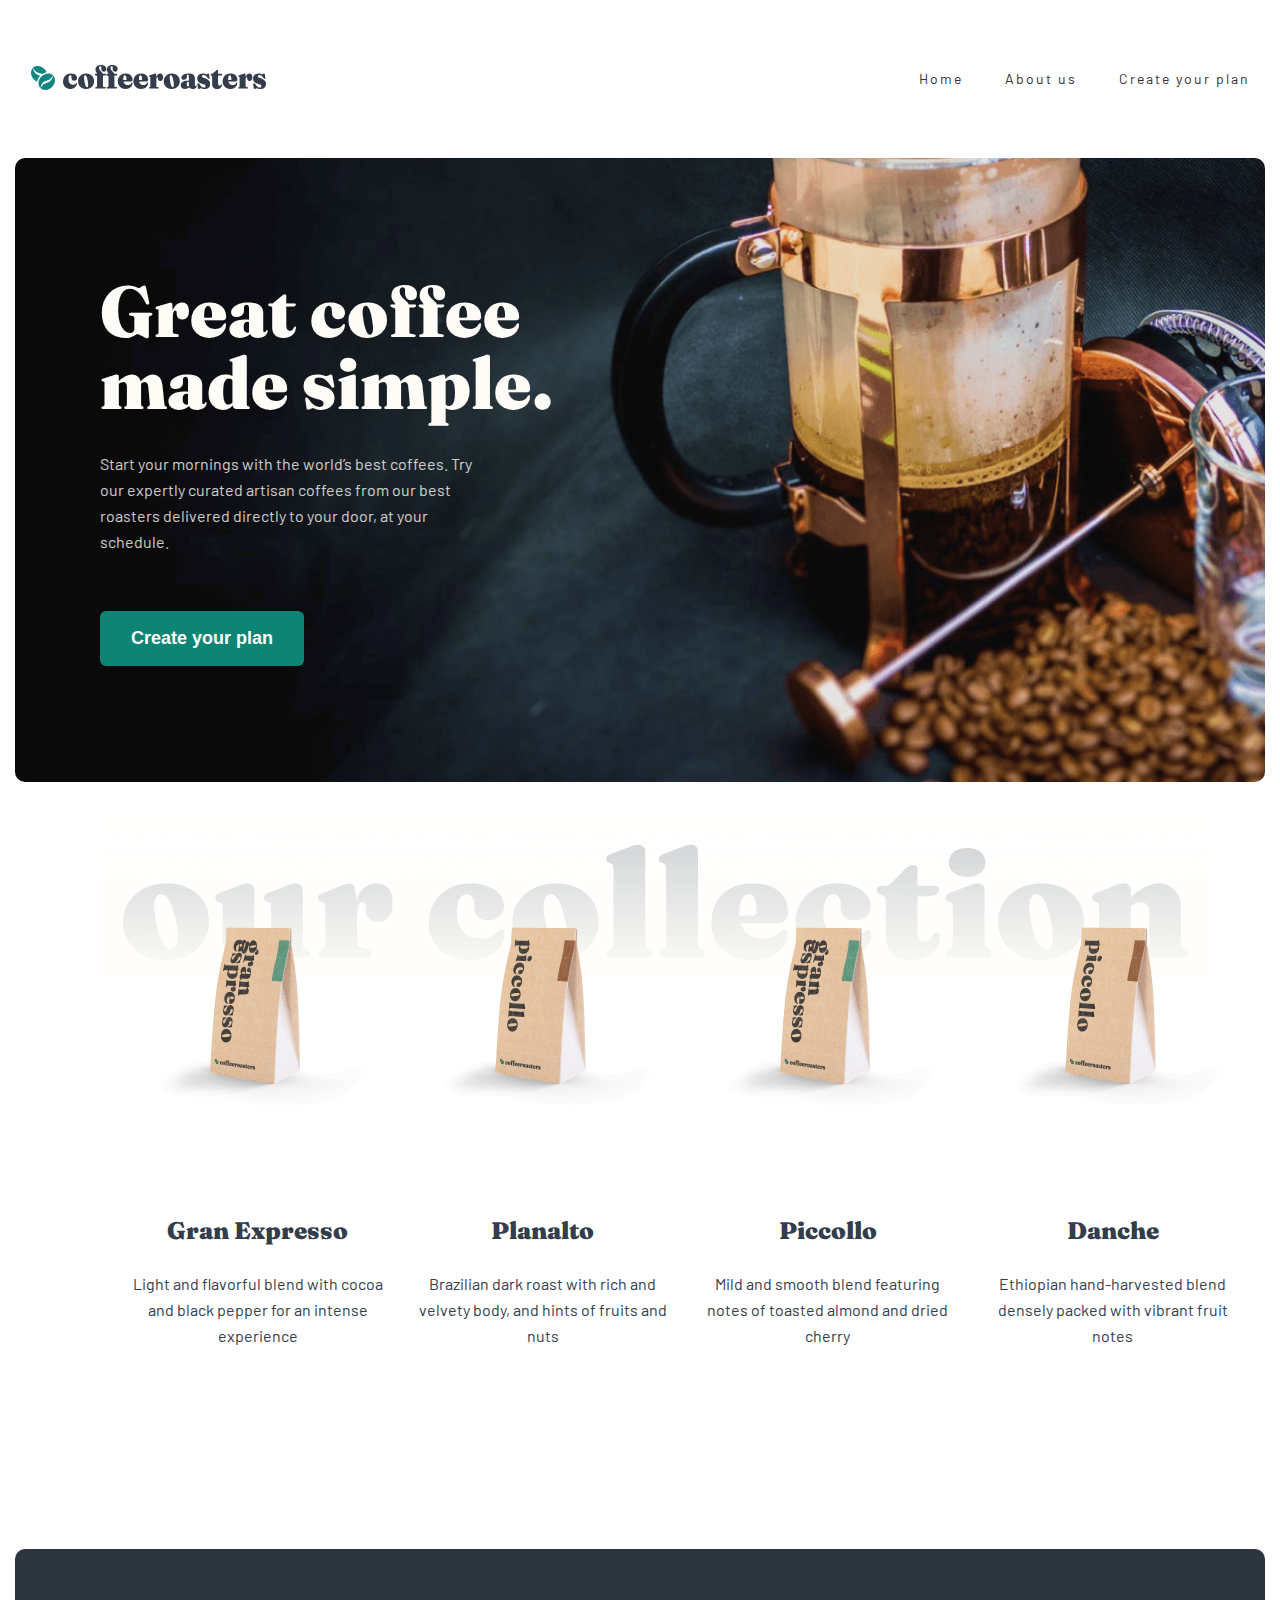
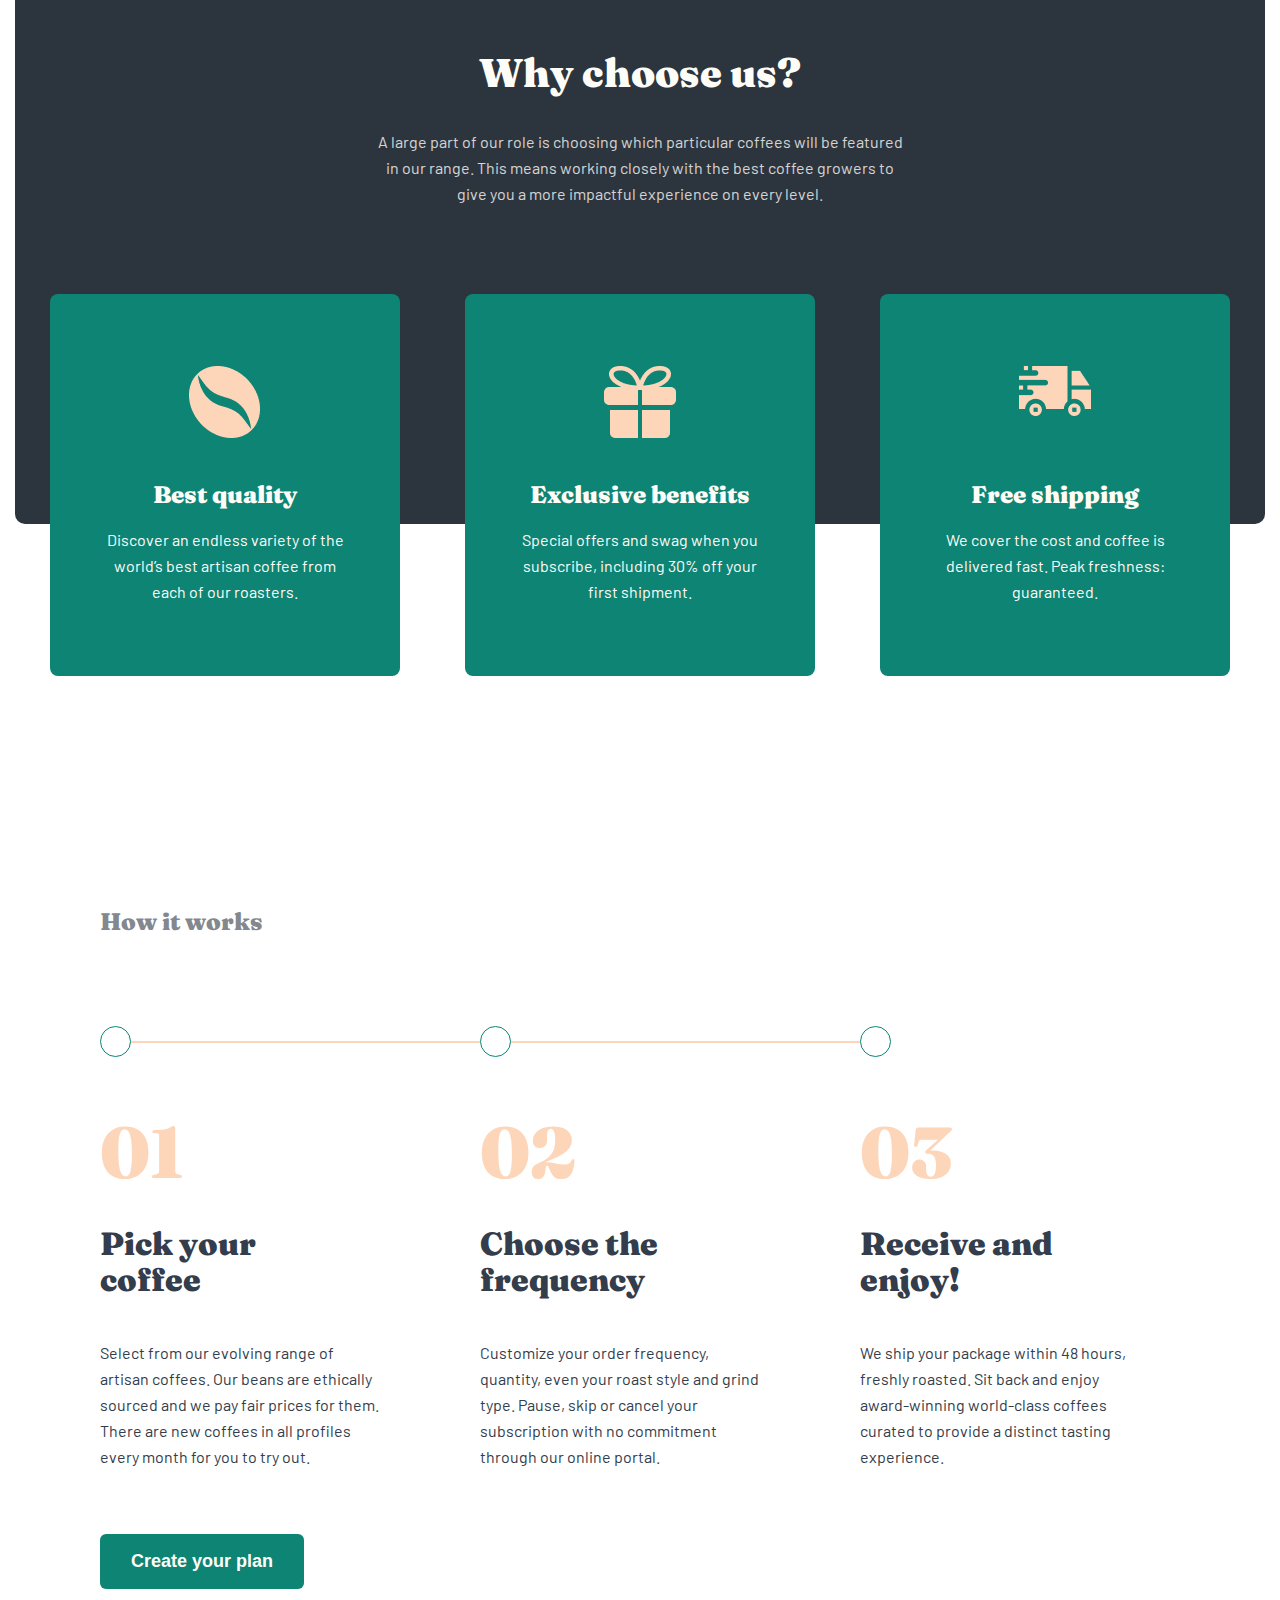
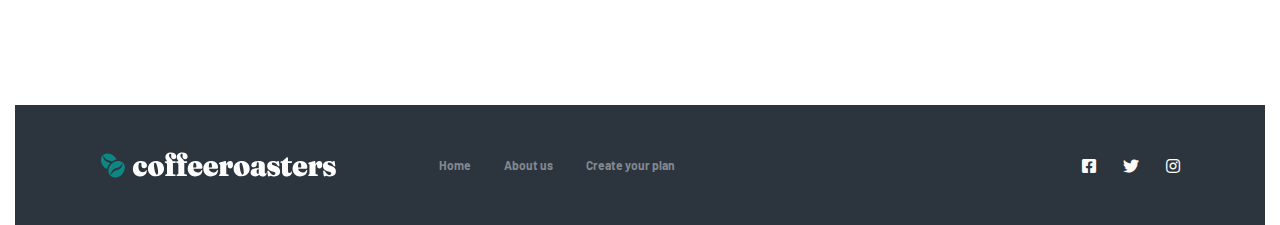
<file: index.html>
<!DOCTYPE html>
<html lang="en">

<head>
    <meta charset="UTF-8">
    <meta http-equiv="X-UA-Compatible" content="IE=edge">
    <meta name="viewport" content="width=device-width, initial-scale=1.0">
    <link rel="preconnect" href="https://fonts.googleapis.com">
    <link rel="preconnect" href="https://fonts.gstatic.com" crossorigin>
    <link href="https://fonts.googleapis.com/css2?family=Barlow:wght@400;900&family=Fraunces:wght@900&display=swap"
        rel="stylesheet">
    <link rel="stylesheet" href="https://use.fontawesome.com/releases/v5.2.0/css/all.css">
    <link rel="stylesheet" href="./css/main.css">
    <title>Coffee</title>
</head>

<body>
    <div class="container">
        <!-- hedar section -->


        <header class="header header__open">
            <div class="container header__container">
              <a class="header__logo-link" href="index.html">
                <img class="header__logo-img" src="./image/header-logo.svg" alt="site logo" />
              </a>
        
              <div class="header__inner">
                <ul class="header__list">
                  <li class="header__list-item">
                    <a href="./index.html" class="header__list-item-link">Home</a>
                  </li>
        
                  <li class="header__list-item">
                    <a href="./about.html" class="header__list-item-link">About us</a>
                  </li>
        
                  <li class="header__list-item">
                    <a href="" class="header__list-item-link">Create your plan</a>
                  </li>
                </ul>
              </div>
        
              <button class="header__menu-btn"></button>
            </div>
          </header>
        <!-- <div class="header">
            <div class="header__logo">
                <img src="./image/header-logo.svg" alt="">
            </div>
            <ul class="header__link">
                <li>
                    <a href="#">HOME</a>
                </li>
                <li>
                    <a href="#">ABOUT US</a>
                </li>
                <li>
                    <a href="#">CREATE YOUR PLAN</a>
                </li>
            </ul>

            <button class="hamburger" type="button">
                <img class="hamburger__menu" src="./image/hamburger-btn.svg" alt="hambuerger menu" width="16"
                    height="15">

                <img class="hamburger__exit" src="./image/hamburger-exit.svg" alt="hambuerger exit" width="16"
                    height="15">
            </button>
        </div> -->
        <!--end off header -->
        <div class="hero">
            <div class="hero__box">
                <h1>Great coffee made simple.</h1>
                <p>Start your mornings with the world’s best coffees. Try our expertly curated artisan coffees
                    from
                    our best roasters delivered directly to your door, at your schedule.</p>
                <button type="button" class="hero__btn">Create your plan</button>
            </div>
        </div>
        <!--end off hero -->
        <div class="collection">
            <div class="collection__box">
                <div class="collections">
                    <div class="collection__text">
                        <h2>Gran Expresso</h2>
                        <p>Light and flavorful blend with cocoa and black pepper for an intense experience</p>
                    </div>
                </div>
                <div class="collections">
                    <div class="collection__text">
                        <h2>Planalto</h2>
                        <p>Brazilian dark roast with rich and velvety body, and hints of fruits and nuts</p>
                    </div>
                </div>
                <div class="collections">
                    <div class="collection__text">
                        <h2>Piccollo</h2>
                        <p>Mild and smooth blend featuring notes of toasted almond and dried cherry</p>
                    </div>
                </div>
                <div class="collections">
                    <div class="collection__text">
                        <h2>Danche</h2>
                        <p>Ethiopian hand-harvested blend densely packed with vibrant fruit notes</p>
                    </div>
                </div>
            </div>
        </div>
        <!--end off collection -->
        <div class="choose">
            <div class="choose__text">
                <h3>Why choose us?</h3>
                <p>A large part of our role is choosing which particular coffees will be featured
                    in our range. This means working closely with the best coffee growers to give
                    you a more impactful experience on every level.</p>
            </div>
        </div>
        <!--end off why choose-->
        <div class="best__quality">
            <div class="best">
                <div class="best__box">
                    <div class="best__text">
                        <h4>Best quality</h4>
                        <p>Discover an endless variety of the world’s best artisan coffee from each of our roasters.</p>
                    </div>
                </div>
                <div class="best__box">
                    <div class="best__text">
                        <h4>Exclusive benefits</h4>
                        <p>Special offers and swag when you subscribe, including 30% off your first shipment.</p>
                    </div>
                </div>
                <div class="best__box">
                    <div class="best__text">
                        <h4>Free shipping</h4>
                        <p>We cover the cost and coffee is delivered fast. Peak freshness: guaranteed.</p>
                    </div>
                </div>
            </div>
        </div>
        <!--end off best-->
        <div class="works">
            <h5>How it works</h5>
            <div class="works__box">
                <div class="works__text">
                    <h2>Pick your coffee</h2>
                    <div class="works__number">01</div>
                    <p>Select from our evolving range of artisan coffees. Our beans are ethically sourced and we pay
                        fair
                        prices for them. There are new coffees in all profiles every month for you to try out.</p>
                </div>
                <div class="works__text">
                    <h2>Choose the frequency</h2>
                    <div class="works__number">02</div>
                    <p>Customize your order frequency, quantity, even your roast style and grind type. Pause, skip or
                        cancel
                        your subscription with no commitment through our online portal.</p>
                </div>
                <div class="works__text">
                    <h2>Receive and enjoy!</h2>
                    <div class="works__number">03</div>
                    <p>We ship your package within 48 hours, freshly roasted. Sit back and enjoy award-winning
                        world-class
                        coffees curated to provide a distinct tasting experience.</p>
                </div>
            </div>
            <button type="button" class="works__btn">Create your plan</button>
        </div> <!-- end off works-->

        <footer>
            <div class="footer__menu">
                <img src="./image/footer-logo.svg" alt="">
                <ul>
                    <li>
                        <a href="#">Home</a>
                    </li>
                    <li>
                        <a href="#">About us</a>
                    </li>
                    <li>
                        <a href="#">Create your plan</a>
                    </li>
                </ul>
            </div>

            <div class="footer__icons">
                <a href="#"><i class="fab fa-facebook-square"></i></a>
                <a href="#"><i class="fab fa-twitter"></i></a>
                <a href="#"><i class="fab fa-instagram"></i></a>
        </footer>

    </div>
</body>

</html>
</file>
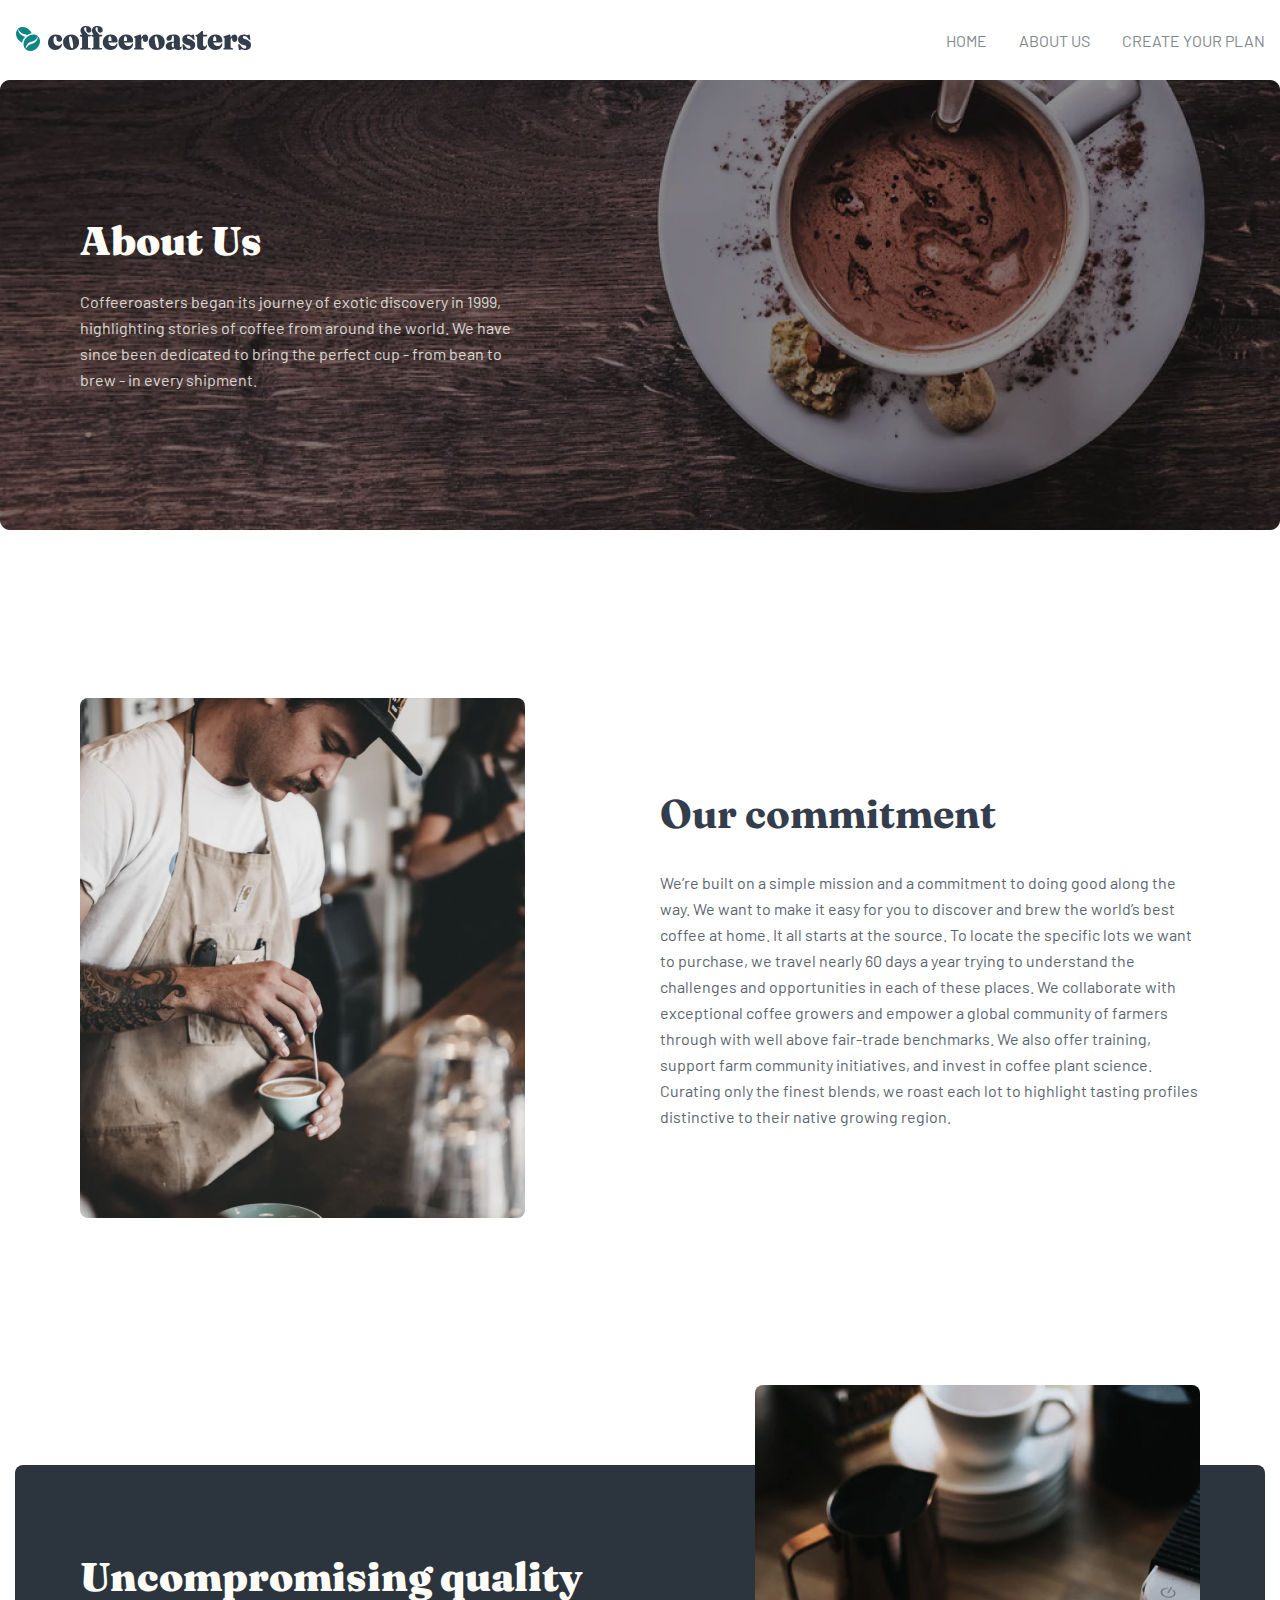
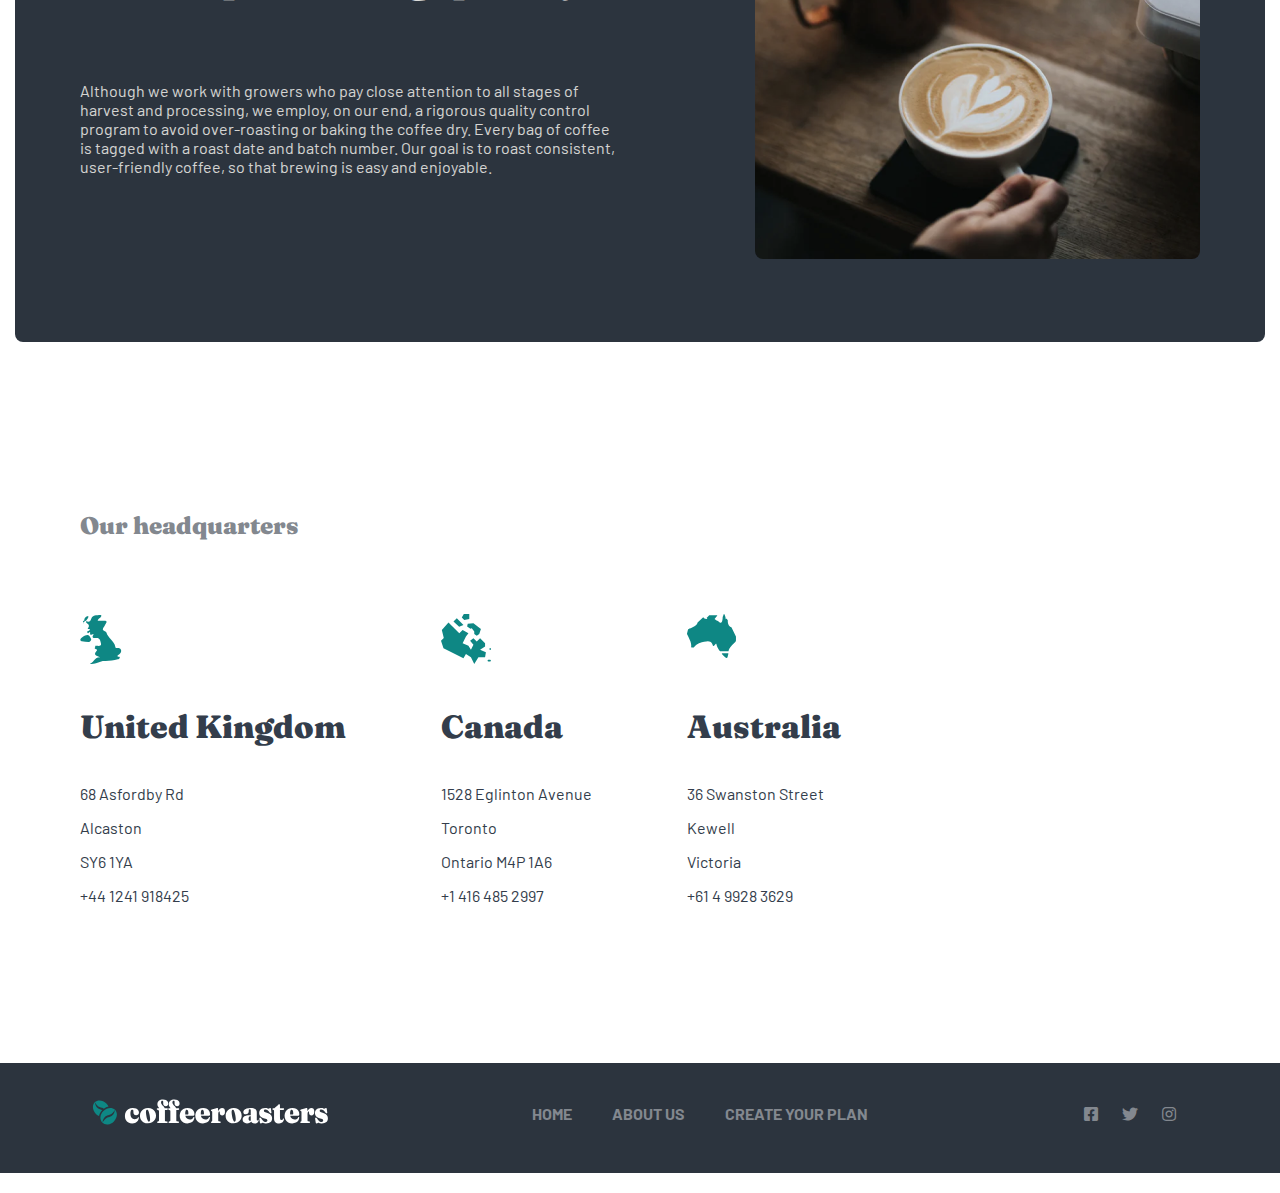
<file: about.html>
<!DOCTYPE html>
<html lang="en">

<head>
    <meta charset="UTF-8">
    <meta http-equiv="X-UA-Compatible" content="IE=edge">
    <meta name="viewport" content="width=device-width, initial-scale=1.0">
    <link rel="stylesheet" href="https://use.fontawesome.com/releases/v5.2.0/css/all.css">
    <link rel="preconnect" href="https://fonts.googleapis.com">
    <link rel="preconnect" href="https://fonts.gstatic.com" crossorigin>
    <link href="https://fonts.googleapis.com/css2?family=Barlow&family=Fraunces:wght@900&display=swap" rel="stylesheet">
    <link rel="stylesheet" href="./abotu-css/main.css">
    <title>Coffee about</title>
</head>

<body>
    <nav>
        <div class="container">
            <div class="header">
                <div class="logo">
                    <a href="./index.html"><img src="./image/logo.svg" alt=""></a>
                </div>
                <ul>
                    <li>
                        <a href="./index.html">HOME</a>
                    </li>
                    <li>
                        <a href="./about.html">ABOUT US</a>
                    </li>
                    <li>
                        <a href="#">CREATE YOUR PLAN</a>
                    </li>
                </ul>
            </div>
        </div>
    </nav>
    <section>
        <div class="container container__hero">
            <div class="mini-container">
                <div class="hero">
                    <h1>About Us</h1>
                    <p>Coffeeroasters began its journey of exotic discovery in 1999, highlighting stories of coffee from
                        around the world. We have since been dedicated to bring the perfect cup - from bean to brew - in
                        every shipment.</p>
                </div>
            </div>
        </div>
    </section>
    <section>
        <div class="container">
            <div class="mini-container">
                <div class="our__commitment">
                    <div class="left__img">
                        <img src="./image/our-commitment.png" alt="">
                    </div>
                    <div class="our__right__text">
                        <h2>Our commitment</h2>
                        <p>We’re built on a simple mission and a commitment to doing good along the way. We want to make
                            it
                            easy for you to discover and brew the world’s best coffee at home. It all starts at the
                            source.
                            To locate the specific lots we want to purchase, we travel nearly 60 days a year trying to
                            understand the challenges and opportunities in each of these places. We collaborate with
                            exceptional coffee growers and empower a global community of farmers through with well above
                            fair-trade benchmarks. We also offer training, support farm community initiatives, and
                            invest in
                            coffee plant science. Curating only the finest blends, we roast each lot to highlight
                            tasting
                            profiles distinctive to their native growing region.</p>
                    </div>
                </div>
            </div>
        </div>
    </section>
    <section>
        <div class="container">
            <div class="uncompromising">
                <div class="mini-container">
                    <div class="uncompromising__left--text">
                        <h3>Uncompromising quality</h3>
                        <p>Although we work with growers who pay close attention to all stages of harvest and
                            processing, we
                            employ, on our end, a rigorous quality control program to avoid over-roasting or baking the
                            coffee
                            dry. Every bag of coffee is tagged with a roast date and batch number. Our goal is to roast
                            consistent, user-friendly coffee, so that brewing is easy and enjoyable.</p>
                    </div>
                    <div class="uncompromising__right--img">
                        <img src="./image/uncompromising.png" alt="">
                    </div>
                </div>

            </div>
        </div>
    </section>
    <section>
        <div class="container">
            <div class="mini-container headquarters__header">
                <h3>Our headquarters</h3>
                <div class="headquarters">
                    <div class="country country__one">
                        <h4>United Kingdom</h4>
                        <ul>
                            <li>68 Asfordby Rd</li>
                            <li>Alcaston</li>
                            <li>SY6 1YA</li>
                            <li>+44 1241 918425</li>
                        </ul>
                    </div>
                    <div class="country country__twoo">
                        <h4>Canada</h4>
                        <ul>
                            <li>1528 Eglinton Avenue</li>
                            <li>Toronto</li>
                            <li>Ontario M4P 1A6</li>
                            <li>+1 416 485 2997</li>
                        </ul>
                    </div>
                    <div class="country country__three">
                        <h4>Australia</h4>
                        <ul>
                            <li>36 Swanston Street</li>
                            <li>Kewell</li>
                            <li>Victoria</li>
                            <li>+61 4 9928 3629</li>
                        </ul>
                    </div>
                </div>
            </div>
        </div>
    </section>

    <footer class="footer">
        <div class="mini-container footer">
            <a class="footer__logo" href="index.html">
                <img src="./image/footer-logo.svg" alt="logo-footer">
            </a>
            <ul class="footer__list">
                <li class="footer__item">
                    <a class="footer__link" href="index.html">home</a>
                </li>
                <li class="footer__item">
                    <a class="footer__link" href="index.html">about us</a>
                </li>
                <li class="footer__item">
                    <a class="footer__link" href="index.html">create your plan</a>
                </li>
            </ul>
            <ul class="footer__img">
                <li class="footer__pages">
                    <a class="pages__link" href="index.html">
                        <i class="fab fa-facebook-square"></i></a>
                </li>
                <li class="footer__pages">
                    <a href="index.html">
                        <i class="fab fa-twitter"></i>
                    </a>
                </li>
                <li class="footer__pages">
                    <a href="index.html">
                        <i class="fab fa-instagram"></i> </a>
                    </a>
                </li>
            </ul>
        </div>
    </footer>

</body>

</html>
</file>
<file: css/main.css>
@import url("https://fonts.googleapis.com/css2?family=Barlow:wght@400;700&family=Fraunces:wght@900&display=swap");

.header {
  padding: 64px 0 67px;
}

.header__container {
  display: -webkit-box;
  display: -ms-flexbox;
  display: flex;
  -webkit-box-align: center;
  -ms-flex-align: center;
  align-items: center;
  -webkit-box-pack: justify;
  -ms-flex-pack: justify;
  justify-content: space-between;
}

.header__logo-link {
  display: block;
}

.header__logo-img {
  display: block;
}

.header__list {
  margin: 0;
  padding: 0;
  list-style-type: none;
  display: -webkit-box;
  display: -ms-flexbox;
  display: flex;
  -webkit-box-align: center;
  -ms-flex-align: center;
  align-items: center;
  -webkit-box-pack: justify;
  -ms-flex-pack: justify;
  justify-content: space-between;
}

.header__list-item:not(:last-child) {
  margin-right: 42px;
}

.header__list-item-link {
  text-decoration: none;
  font-style: normal;
  font-weight: normal;
  font-size: 14px;
  line-height: 14px;
  letter-spacing: 2px;
  color: #333136;
}

.header__menu-btn {
  display: none;
}

@media only screen and (max-width: 375px) {
  .header {
    position: relative;
    padding: 34px 0;
  }

  .header__inner {
    display: none;
  }

  .header__list-item:not(:last-child) {
    margin-right: 0;
  }

  .header__list-item {
    margin-bottom: 32px;
  }

  .header__list-item-link {
    font-family: "Fraunces", "Arial", sans-serif;
    color: var(--color-dark);
    font-size: 24px;
    line-height: 32px;
    font-weight: 900;
  }

  .header__menu-btn {
    display: block;
    border: 0;
    width: 24px;
    height: 20px;
    background-color: transparent;
    background-image: url("../../image/hamburger-btn.svg");
    background-size: auto;
    background-repeat: no-repeat;
    background-position: 0 0;
  }

  .header__open .header__inner {
    width: 100%;
    height: 100vh;
    display: block;
    position: absolute;
    top: 92px;
    left: 0;
    background: white;
    background: -webkit-gradient(linear, left top, left bottom, from(white), color-stop(40%, white), to(rgba(255, 255, 255, 0.695116)));
    background: linear-gradient(180deg, white 0%, white 40%, rgba(255, 255, 255, 0.695116) 100%);
  }

  .header__open .header__list {
    padding: 48px 24px;
    display: -webkit-box;
    display: -ms-flexbox;
    display: flex;
    -webkit-box-orient: vertical;
    -webkit-box-direction: normal;
    -ms-flex-direction: column;
    flex-direction: column;
    -webkit-box-align: center;
    -ms-flex-align: center;
    align-items: center;
  }

  .header__open .header__menu-btn {
    width: 20px;
    height: 20px;
    background-image: url("../../image/hamburger-exit.svg");
    background-size: auto;
    background-repeat: no-repeat;
    background-position: 0 0;
  }
}

.hero {
  background-image: url(../../image/heading-bg.png);
  background-position: center;
  background-size: cover;
  background-repeat: no-repeat;
  color: var(--color-white);
  border-radius: 10px;
}

.hero__box {
  margin-left: 85px;
  max-width: 493px;
}

.hero__box h1 {
  padding: 117px 0 32px 0;
  font-size: 72px;
  line-height: 72px;
  font-weight: 900;
  font-family: "Fraunces", "Arial", sans-serif;
}

.hero__box p {
  font-size: 16px;
  line-height: 26px;
  font-weight: normal;
  padding-right: 100px;
  opacity: 0.8;
}

.hero__box button {
  padding: 15px 31px;
  color: var(--color-white);
  background-color: var(--color-green);
  border: none;
  border-radius: 6px;
  margin: 56px 0 116px 0;
  font-size: 18px;
  line-height: 25px;
  font-weight: 900;
  cursor: pointer;
}

.hero__box button:hover {
  background-color: #66D2CF;
}

@media only screen and (max-width: 768px) {
  .hero {
    background-image: url(../../image/tablet-bg-png.png);
  }

  .hero__box {
    max-width: 398px;
  }

  .hero__box h1 {
    padding: 104px 0 24px 0;
    font-size: 48px;
    line-height: 48px;
    padding-right: 50px;
  }

  .hero__box p {
    font-size: 15px;
    line-height: 25px;
    font-weight: 400px;
    padding-right: 0;
  }
}

@media only screen and (max-width: 375px) {
  .hero {
    background-image: url(../../image/phone-hero.png);
  }

  .hero__box {
    max-width: 279px;
    margin-left: 0;
    text-align: center;
    margin: 0 auto;
  }

  .hero__box h1 {
    font-size: 40px;
    line-height: 40px;
    font-weight: 900;
    padding-right: 0;
  }
}

.collection__box {
  display: -webkit-box;
  display: -ms-flexbox;
  display: flex;
  color: var(--color-dark);
  text-align: center;
  -ms-flex-wrap: wrap;
  flex-wrap: wrap;
  background-image: url(../../image/collection.png);
  background-repeat: no-repeat;
  margin-left: 85px;
}

.collection__box h2 {
  padding-bottom: 24px;
  font-size: 24px;
  line-height: 32px;
  font-weight: 900;
  font-family: "Fraunces", "Arial", sans-serif;
}

.collection__box p {
  font-size: 16px;
  line-height: 26px;
  font-weight: 400;
}

.collections {
  margin-top: 130px;
  margin-left: 30px;
}

.collections::before {
  content: " ";
  display: block;
  width: 255px;
  height: 193px;
  background-image: url(../../image/kopi1.png);
  background-repeat: no-repeat;
}

.collection__text {
  max-width: 255px;
  margin-top: 110px;
}

.collection__text:not(:first-child) {
  margin-left: 30px;
}

.collections:nth-child(2)::before {
  background-image: url(../../image/kopi3.png);
}

.collections:nth-child(3)::before {
  background-image: url(../../image/kopi1.png);
}

.collections:nth-child(4)::before {
  background-image: url(../../image/kopi3.png);
}

@media only screen and (max-width: 768px) {
  .collection__box {
    background-image: url(../../image/tablet-collection.png);
    margin: 0 auto;
    margin-top: 100px;
    margin-left: 0;
  }

  .collections {
    display: -webkit-box;
    display: -ms-flexbox;
    display: flex;
    -webkit-box-align: center;
    -ms-flex-align: center;
    align-items: center;
    margin-top: 0;
    margin-left: 97px;
  }

  .collections:nth-child(1) {
    margin-top: 60px;
  }

  .collections:not(:first-child) {
    padding-top: 47px;
  }

  .collection__text {
    display: -webkit-box;
    display: -ms-flexbox;
    display: flex;
    -webkit-box-orient: vertical;
    -webkit-box-direction: normal;
    -ms-flex-direction: column;
    flex-direction: column;
    text-align: start;
    margin-top: 0;
    margin-left: 32px;
  }

  .collection__text h2 {
    font-size: 24px;
    line-height: 32px;
    font-weight: 900;
    padding-bottom: 24px;
  }

  .collection__text p {
    font-size: 15px;
    line-height: 25px;
    font-weight: normal;
  }
}

@media only screen and (max-width: 375px) {
  .collection__box {
    background-image: url(../../image/phone-collection.png);
    display: -webkit-box;
    display: -ms-flexbox;
    display: flex;
    -webkit-box-pack: center;
    -ms-flex-pack: center;
    justify-content: center;
    margin-left: 0;
  }

  .collections {
    display: -webkit-box;
    display: -ms-flexbox;
    display: flex;
    -webkit-box-orient: vertical;
    -webkit-box-direction: normal;
    -ms-flex-direction: column;
    flex-direction: column;
    margin-left: 0;
  }

  .collection__text {
    margin-left: 0;
    text-align: center;
  }
}

.choose {
  background-color: var(--color-dark-white);
  border-radius: 10px;
  margin-top: 200px;
  text-align: center;
}

.choose__text {
  max-width: 540px;
  margin: 0 auto;
  position: relative;
}

.choose__text h3 {
  font-size: 40px;
  line-height: 48px;
  font-weight: 900;
  color: var(--color-white);
  padding: 100px 0 32px 0;
  font-family: "Fraunces", "Arial", sans-serif;
}

.choose__text p {
  font-size: 16px;
  line-height: 26px;
  font-weight: normal;
  color: var(--color-white);
  opacity: 0.8;
  padding-bottom: 317px;
}

@media only screen and (max-width: 768px) {
  .choose__text h3 {
    font-size: 32px;
    line-height: 48px;
  }

  .choose__text p {
    font-size: 15px;
    line-height: 25px;
    font-weight: 400;
  }
}

@media only screen and (max-width: 375px) {
  .choose__text h3 {
    font-size: 28px;
    line-height: 28px;
  }

  .choose__text p {
    font-size: 15px;
    line-height: 25px;
    margin: 0 24px 0 24px;
  }
}

.works {
  margin-left: 85px;
}

.works h5 {
  font-size: 24px;
  line-height: 32px;
  font-weight: 900;
  color: var(--color-gray);
  margin-bottom: 178px;
  font-family: "Fraunces", "Arial", sans-serif;
}

.works__box {
  display: -webkit-box;
  display: -ms-flexbox;
  display: flex;
  position: relative;
}

.works__box::before {
  content: " ";
  display: block;
  width: 760px;
  top: -75px;
  z-index: -1;
  border: 1px solid #fdd6ba;
  position: absolute;
}

.works__text {
  display: -webkit-box;
  display: -ms-flexbox;
  display: flex;
  -webkit-box-orient: vertical;
  -webkit-box-direction: normal;
  -ms-flex-direction: column;
  flex-direction: column;
  max-width: 285px;
}

.works__text:not(:first-child) {
  margin-left: 95px;
}

.works__text h2 {
  font-size: 32px;
  line-height: 36px;
  font-weight: 900;
  color: var(--color-dark);
  padding: 38px 0 42px 0;
  padding-right: 60px;
  font-family: "Fraunces", "Arial", sans-serif;
}

.works__text p {
  font-size: 16px;
  line-height: 26px;
  font-weight: 400;
  color: var(--color-dark);
}

.works__number {
  -webkit-box-ordinal-group: 0;
  -ms-flex-order: -1;
  order: -1;
  font-size: 72px;
  line-height: 72px;
  font-weight: 900;
  color: var(--color-orange);
  font-family: "Fraunces", "Arial", sans-serif;
}

.works__number::before {
  content: " ";
  display: block;
  width: 31px;
  height: 31px;
  background-color: #ffffff;
  border-radius: 50%;
  border: 1px solid #0e8474;
  position: absolute;
  top: -90px;
}

.works button {
  padding: 15px 31px;
  color: var(--color-white);
  background-color: var(--color-green);
  border: none;
  border-radius: 6px;
  margin: 64px 0 116px 0;
  font-size: 18px;
  line-height: 25px;
  font-weight: 900;
  cursor: pointer;
}

.works button:hover {
  background-color: #66D2CF;
}

@media only screen and (max-width: 768px) {
  .works {
    margin-left: 0;
  }

  .works h5 {
    margin-bottom: 119px;
  }

  .works__text h2 {
    font-size: 28px;
    line-height: 32px;
  }

  .works__text p {
    font-size: 15px;
    line-height: 25px;
    font-weight: normal;
  }

  .works__text:not(:first-child) {
    margin-left: 10px;
  }

  .works__box::before {
    width: 515px;
    top: -60px;
  }

  .works__number::before {
    top: -74px;
  }

  .works button {
    margin-top: 44px;
  }
}

@media only screen and (max-width: 375px) {
  .works {
    text-align: center;
  }

  .works h5 {
    margin-top: 0;
    margin-bottom: 80px;
  }

  .works__box {
    display: -webkit-box;
    display: -ms-flexbox;
    display: flex;
    -webkit-box-orient: vertical;
    -webkit-box-direction: normal;
    -ms-flex-direction: column;
    flex-direction: column;
    text-align: center;
  }

  .works__box::before {
    display: none;
  }

  .works__number::before {
    display: none;
  }

  .works__text {
    margin: 0 auto;
    text-align: center;
  }

  .works__text h2 {
    padding-right: 0;
  }

  .works__text:not(:first-child) {
    margin: 0 auto;
  }
}

footer {
  background-color: var(--color-dark-white);
  display: -webkit-box;
  display: -ms-flexbox;
  display: flex;
  -webkit-box-pack: justify;
  -ms-flex-pack: justify;
  justify-content: space-between;
  padding: 47px 85px;
  -webkit-box-align: center;
  -ms-flex-align: center;
  align-items: center;
}

.footer__menu {
  display: -webkit-box;
  display: -ms-flexbox;
  display: flex;
  -webkit-box-align: center;
  -ms-flex-align: center;
  align-items: center;
}

.footer__menu ul {
  display: -webkit-box;
  display: -ms-flexbox;
  display: flex;
  font-size: 12px;
  line-height: 15px;
  font-weight: bold;
  margin-left: 103px;
}

.footer__menu ul li:not(:last-child) {
  margin-right: 33px;
}

.footer__icons a {
  color: var(--color-white);
}

.footer__icons a:not(:last-child) {
  margin-right: 24px;
}

@media only screen and (max-width: 768px) {
  footer {
    -webkit-box-orient: vertical;
    -webkit-box-direction: normal;
    -ms-flex-direction: column;
    flex-direction: column;
  }

  .footer__menu {
    -webkit-box-orient: vertical;
    -webkit-box-direction: normal;
    -ms-flex-direction: column;
    flex-direction: column;
  }

  .footer__menu ul {
    margin: 0;
  }

  .footer__menu img {
    padding: 54px 0 33px 0;
  }

  .footer__icons {
    padding-top: 65px;
  }
}

@media only screen and (max-width: 375px) {
  .footer__menu ul {
    -webkit-box-orient: vertical;
    -webkit-box-direction: normal;
    -ms-flex-direction: column;
    flex-direction: column;
    text-align: center;
  }

  .footer__menu ul li:not(:last-child) {
    margin: 0;
  }
}

.best {
  display: -webkit-box;
  display: -ms-flexbox;
  display: flex;
  position: relative;
  top: -230px;
  -ms-flex-wrap: wrap;
  flex-wrap: wrap;
}

.best__box {
  margin: 0 auto;
  width: 350px;
  height: 382px;
  background-color: var(--color-green);
  border-radius: 8px;
  color: var(--color-white);
}

.best__box:nth-child(2)::before {
  background-image: url(../../image/coffee-icon-2.png);
}

.best__box:nth-child(3)::before {
  background-image: url(../../image/coffee-icon-3.png);
}

.best__box::before {
  content: " ";
  display: block;
  width: 72px;
  height: 72px;
  background-image: url(../../image/coffee-icon-1.png);
  background-repeat: no-repeat;
  margin: 0 auto;
  margin-top: 72px;
}

.best__box:not(:first-child) {
  margin-left: 30px;
}

.best__text {
  max-width: 255px;
  text-align: center;
  margin: 0 auto;
}

.best__text h4 {
  text-align: center;
  font-size: 24px;
  line-height: 32px;
  font-weight: 900;
  padding: 56px 0 24px 0;
  font-family: "Fraunces", "Arial", sans-serif;
}

.best__text p {
  font-size: 16px;
  text-align: center;
  line-height: 26px;
  font-weight: normal;
}

@media only screen and (max-width: 768px) {
  .best {
    display: -webkit-box;
    display: -ms-flexbox;
    display: flex;
    -webkit-box-orient: vertical;
    -webkit-box-direction: normal;
    -ms-flex-direction: column;
    flex-direction: column;
  }

  .best__box {
    display: -webkit-box;
    display: -ms-flexbox;
    display: flex;
    -webkit-box-align: center;
    -ms-flex-align: center;
    align-items: center;
    width: 573px;
    height: 180px;
  }

  .best__box:not(:first-child) {
    margin: 0 auto;
    margin-top: 24px;
  }

  .best__box::before {
    margin-top: 0;
  }
}

.best__text {
  text-align: left;
}

.best__text h4 {
  padding: 41px 0 16px 0;
}

.best__text p {
  padding-bottom: 41px;
}

@media only screen and (max-width: 375px) {
  .best__box {
    display: -webkit-box;
    display: -ms-flexbox;
    display: flex;
    -webkit-box-orient: vertical;
    -webkit-box-direction: normal;
    -ms-flex-direction: column;
    flex-direction: column;
    width: 279px;
    height: 382px;
  }

  .best__box::before {
    margin-top: 72px;
  }

  .best__text {
    text-align: center;
  }

  .best__text h4 {
    font-size: 24px;
    line-height: 32px;
    font-weight: 900;
  }

  .best__text p {
    font-size: 15px;
    line-height: 25px;
    font-weight: 400;
    padding: 0 24px 0 24px;
  }

  .best {
    position: relative;
    bottom: -800px;
  }
}

:root {
  --color-green: #0e8474;
  --color-dark: #333D4B;
  --color-dark-white: #2C343E;
  --color-orange: #FDD6BA;
  --color-white: #FEFCF7;
  --color-gray: #83888f;
}

html {
  scroll-behavior: smooth;
}

* {
  margin: 0;
  padding: 0;
}

body {
  margin: 0;
  padding: 0;
  -webkit-box-sizing: border-box;
  box-sizing: border-box;
  font-family: "Barlow", "Tahoma", sans-serif;
}

.container {
  max-width: 1310px;
  padding-left: 15px;
  padding-right: 15px;
  margin: 0 auto;
}

*,
*::before,
*::after {
  -webkit-box-sizing: inherit;
  box-sizing: inherit;
}

ul li {
  list-style: none;
}

ul li a {
  color: #83888F;
  font-size: 12px;
  line-height: 12px;
  text-decoration: none;
}

/*# sourceMappingURL=main.css.map */
</file>
<file: abotu-css/main.css>
@import url("https://fonts.googleapis.com/css2?family=Barlow:wght@400;700&family=Fraunces:wght@900&display=swap");
:root {
  --color-green: #0e8474;
  --color-dark: #333D4B;
  --color-dark-white: #2C343E;
  --color-orange: #FDD6BA;
  --color-white: #FEFCF7;
  --color-gray: #83888f;
}

html {
  scroll-behavior: smooth;
}

* {
  margin: 0;
  padding: 0;
}

body {
  margin: 0;
  padding: 0;
  -webkit-box-sizing: border-box;
          box-sizing: border-box;
  font-family: "Barlow", "Tahoma", sans-serif;
}

.container {
  max-width: 1280px;
  padding-left: 15px;
  padding-right: 15px;
  margin: 0 auto;
}

.mini-container {
  width: 1120px;
  margin: 0 auto;
}

*, *::before, *::after {
  -webkit-box-sizing: inherit;
          box-sizing: inherit;
}

ul li {
  list-style: none;
}

ul {
  display: -webkit-box;
  display: -ms-flexbox;
  display: flex;
}

.header {
  display: -webkit-box;
  display: -ms-flexbox;
  display: flex;
  -webkit-box-pack: justify;
      -ms-flex-pack: justify;
          justify-content: space-between;
  -webkit-box-align: center;
      -ms-flex-align: center;
          align-items: center;
  min-height: 80px;
}

.header ul li:not(:last-child) {
  margin-right: 32px;
}

.header ul li:hover {
  color: var(--color-dark);
  font-weight: bold;
}

ul li a {
  text-decoration: none;
  color: var(--color-gray);
}

.container__hero {
  background-image: url(../image/hero-bg.png);
  background-position: center;
  background-repeat: no-repeat;
  background-size: cover;
  min-height: 450px;
  border-radius: 6px;
}

.hero {
  color: var(--color-white);
}

.hero h1 {
  font-size: 40px;
  line-height: 48px;
  font-weight: 900;
  padding: 137px 0 24px 0;
  font-family: "Fraunces", "Arial", sans-serif;
}

.hero p {
  font-size: 16px;
  line-height: 26px;
  font-weight: normal;
  max-width: 445px;
  opacity: 0.8;
}

.our__commitment {
  display: -webkit-box;
  display: -ms-flexbox;
  display: flex;
  -webkit-box-pack: justify;
      -ms-flex-pack: justify;
          justify-content: space-between;
  margin: 168px 0 244px 0;
  -webkit-box-align: center;
      -ms-flex-align: center;
          align-items: center;
}

.left__img img {
  border-radius: 8px;
}

.our__right__text {
  max-width: 540px;
  color: var(--color-dark);
}

.our__right__text h2 {
  font-size: 40px;
  line-height: 48px;
  font-weight: 900px;
  font-family: "Fraunces", "Arial", sans-serif;
}

.our__right__text p {
  font-size: 16px;
  line-height: 26px;
  font-weight: 400;
  margin-top: 32px;
  opacity: 0.8;
}

.uncompromising {
  background-color: var(--color-dark-white);
  min-height: 474px;
  color: var(--color-white);
  border-radius: 8px;
  display: -webkit-box;
  display: -ms-flexbox;
  display: flex;
}

.uncompromising h3 {
  font-size: 40px;
  line-height: 48px;
  font-weight: 900;
  padding: 88px 0 80px 0;
  font-family: "Fraunces", "Arial", sans-serif;
}

.uncompromising p {
  max-width: 540px;
  opacity: 0.8;
}

.uncompromising .mini-container {
  display: -webkit-box;
  display: -ms-flexbox;
  display: flex;
  -webkit-box-pack: justify;
      -ms-flex-pack: justify;
          justify-content: space-between;
}

.uncompromising__right--img img {
  border-radius: 8px;
  position: relative;
  top: -80px;
}

.headquarters__header h3 {
  font-size: 24px;
  line-height: 32px;
  font-weight: 900;
  color: var(--color-gray);
  margin: 168px 0 72px 0;
  font-family: "Fraunces", "Arial", sans-serif;
}

.headquarters {
  display: -webkit-box;
  display: -ms-flexbox;
  display: flex;
}

.country ul {
  display: -webkit-box;
  display: -ms-flexbox;
  display: flex;
  -webkit-box-orient: vertical;
  -webkit-box-direction: normal;
      -ms-flex-direction: column;
          flex-direction: column;
  margin-bottom: 168px;
}

.country ul li {
  margin-top: 15px;
  color: var(--color-dark);
  font-weight: 400;
}

.country h4 {
  font-size: 32px;
  line-height: 36px;
  font-weight: 900;
  color: var(--color-dark);
  margin-bottom: 24px;
  font-family: "Fraunces", "Arial", sans-serif;
}

.country h4::before {
  content: " ";
  display: block;
  width: 50px;
  height: 50px;
  margin-bottom: 45px;
  background-repeat: no-repeat;
}

.country__one h4::before {
  background-image: url(../image/country-icon1.svg);
}

.country__twoo {
  margin-left: 95px;
}

.country__twoo h4::before {
  background-image: url(../image/country-icon2.svg);
}

.country__three {
  margin-left: 95px;
}

.country__three h4::before {
  background-image: url(../image/country-icon3.svg);
}

.footer {
  display: -webkit-box;
  display: -ms-flexbox;
  display: flex;
  -ms-flex-pack: distribute;
      justify-content: space-around;
  -webkit-box-align: center;
      -ms-flex-align: center;
          align-items: center;
  background-color: #2C343E;
  height: 100px;
  margin-bottom: 20px;
  width: 100%;
}

.footer__list {
  display: -webkit-box;
  display: -ms-flexbox;
  display: flex;
  list-style: none;
}

.footer__link {
  margin-left: 20px;
  margin-right: 20px;
  text-decoration: none;
  color: #83888F;
  font-family: 'Barlow', sans-serif;
  font-weight: 700;
  text-transform: uppercase;
}

.footer__link:hover {
  color: #ffffff;
  -webkit-transition: 0.5s ease;
  transition: 0.5s ease;
}

.footer__img {
  display: -webkit-box;
  display: -ms-flexbox;
  display: flex;
  -webkit-box-align: center;
      -ms-flex-align: center;
          align-items: center;
  list-style: none;
}

.footer__pages {
  margin-right: 12px;
  margin-left: 12px;
}
/*# sourceMappingURL=main.css.map */
</file>
